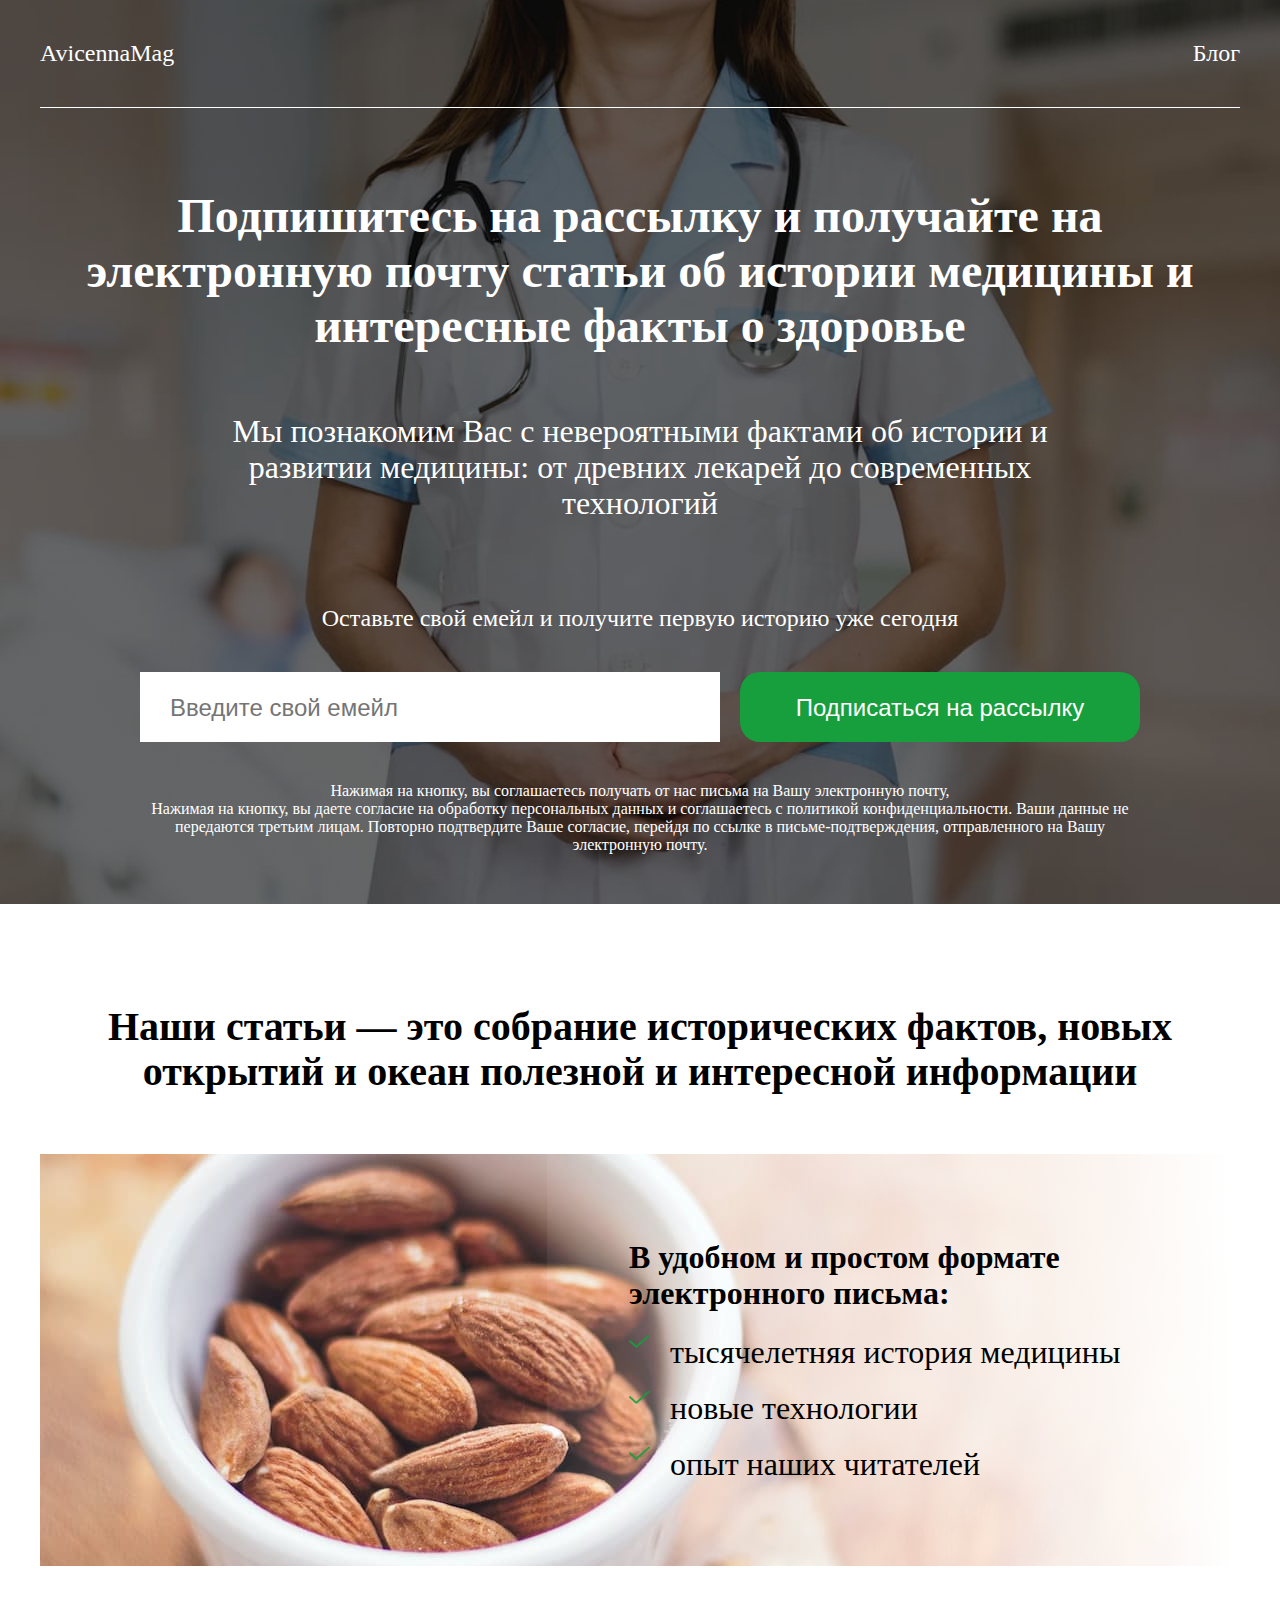
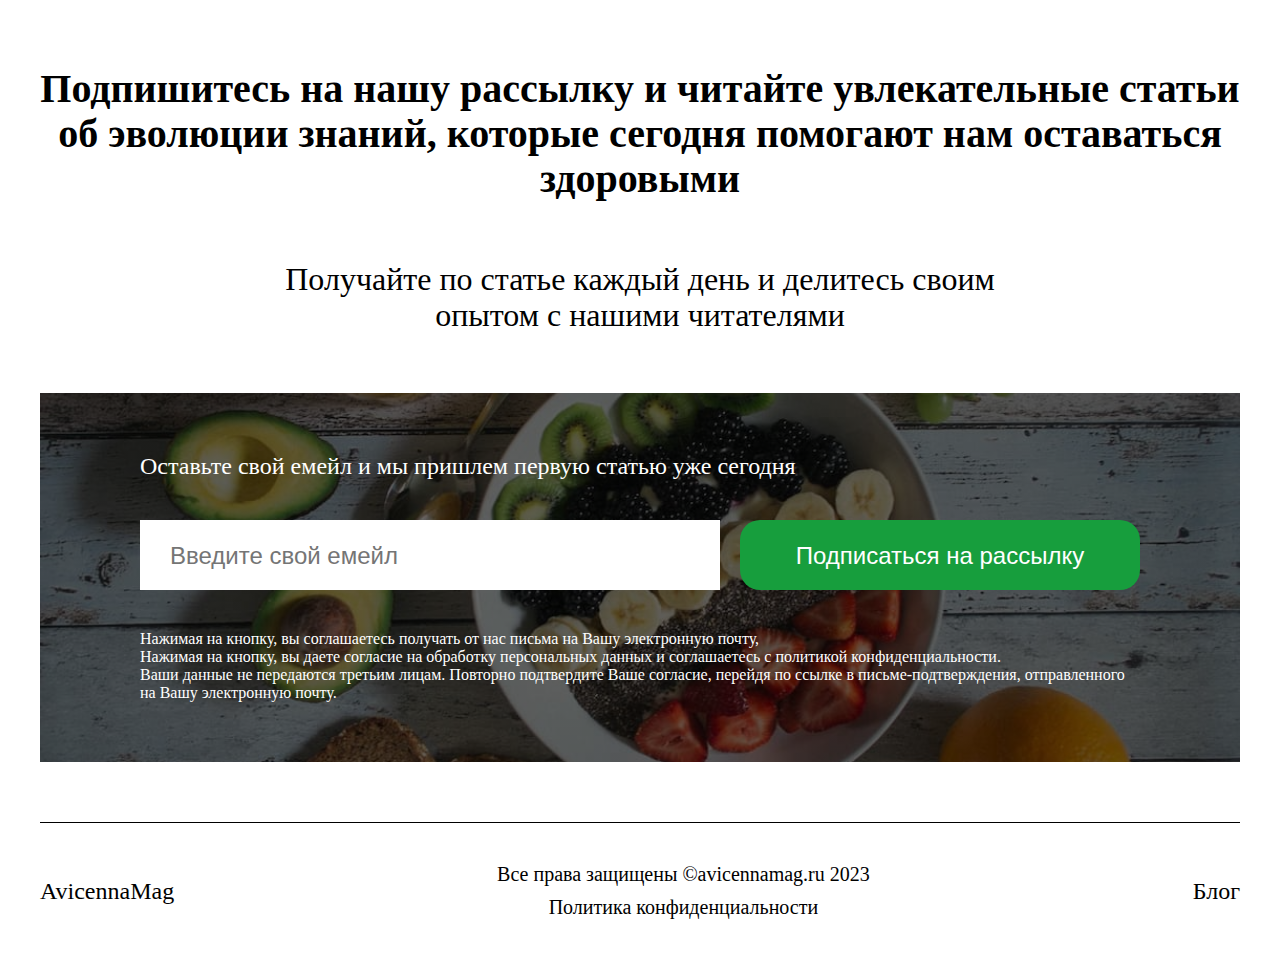
<file: index.html>
<!DOCTYPE html>
<html lang="ru">

<head>
    <meta charset="UTF-8">
    <meta http-equiv="X-UA-Compatible" content="IE=edge">
    <meta name="viewport" content="width=device-width, initial-scale=1.0">
    <link rel="stylesheet" href="css/style.css">
    <title>Главная</title>
</head>

<body>
    <section class="mainsec">
        <header class="header">
            <div class="container header__container">
                <p class="header__logo logo">AvicennaMag</p>
                <a href="blog.html" class="header__blog blog">Блог</a>
            </div>
        </header>
        <main class="main">
            <div class="container main__container">
                <h1 class="main__title">Подпишитесь на рассылку и получайте
                    на электронную почту статьи об истории медицины и интересные факты о здоровье</h1>
                <h2 class="main__subtitle">Мы познакомим Вас с невероятными фактами об истории и развитии медицины:
                    от
                    древних лекарей до современных технологий</h2>
                <p class="main__text">Оставьте свой емейл и получите первую историю уже сегодня</p>
                <form action='after.html' class="main__form form">
                    <input required
                        pattern="^[-a-z0-9!#$%&'*+/=?^_`{|}~]+(\.[-a-z0-9!#$%&'*+/=?^_`{|}~]+)*@([a-z0-9]([-a-z0-9]{0,61}[a-z0-9])?\.)*(aero|arpa|asia|biz|cat|com|coop|edu|gov|info|int|jobs|mil|mobi|museum|name|net|org|pro|tel|travel|[a-z][a-z])$"
                        placeholder="Введите свой емейл" type="text" class="form__input">
                    <button class="form__btn">Подписаться на рассылку</button>
                </form>
                <p class="main__note">Нажимая на кнопку, вы соглашаетесь получать от нас письма на Вашу электронную
                    почту,</br>
                    Нажимая на кнопку, вы даете согласие на обработку персональных данных и соглашаетесь c политикой
                    конфиденциальности. Ваши данные не передаются третьим лицам. Повторно подтвердите Ваше согласие,
                    перейдя
                    по ссылке в письме-подтверждения, отправленного на Вашу электронную почту.</p>
            </div>
        </main>
    </section>
    <section class="about">
        <div class="container about__container">
            <h3 class="about__title title">Наши статьи — это собрание исторических фактов, новых открытий и океан
                полезной и интересной информации</h3>
            <div class="about__block">
                <div class="about__points">
                    <h4 class="about__point">
                        В удобном и простом формате электронного письма:
                    </h4>
                    <ul class="about__list">
                        <li class="about__li">
                            <img src="img/checkmark.png" alt="Галка" class="about__icon">
                            <p class="about__pointtext">тысячелетняя история медицины</p>
                        </li>
                        <li class="about__li">
                            <img src="img/checkmark.png" alt="Галка" class="about__icon">
                            <p class="about__pointtext">новые технологии</p>
                        </li>
                        <li class="about__li">
                            <img src="img/checkmark.png" alt="Галка" class="about__icon">
                            <p class="about__pointtext">опыт наших читателей</p>
                        </li>
                    </ul>
                </div>
            </div>
        </div>
    </section>
    <section class="some">
        <div class="container some__container">
            <h5 class="some__title title">Подпишитесь на нашу рассылку и читайте увлекательные статьи об эволюции
                знаний,
                которые сегодня помогают нам оставаться здоровыми</h5>
            <p class="some__text">Получайте по статье каждый день и делитесь своим опытом с нашими читателями</p>
        </div>
    </section>
    <!-- </br> -->
    <section class="food">
        <div class="container food__container">
            <h6 class="food__title">Оставьте свой емейл и мы пришлем первую статью уже сегодня</h6>
            <form action='after.html' class="food__form form">
                <input required
                    pattern="^[-a-z0-9!#$%&'*+/=?^_`{|}~]+(\.[-a-z0-9!#$%&'*+/=?^_`{|}~]+)*@([a-z0-9]([-a-z0-9]{0,61}[a-z0-9])?\.)*(aero|arpa|asia|biz|cat|com|coop|edu|gov|info|int|jobs|mil|mobi|museum|name|net|org|pro|tel|travel|[a-z][a-z])$"
                    placeholder="Введите свой емейл" type="text" class="form__input">
                <button class="form__btn">Подписаться на рассылку</button>
            </form>
            <p class="food__text">Нажимая на кнопку, вы соглашаетесь получать от нас письма на Вашу электронную
                почту,</br>
                Нажимая на кнопку, вы даете согласие на обработку персональных данных и соглашаетесь c политикой
                конфиденциальности.</br> Ваши данные не передаются третьим лицам. Повторно подтвердите Ваше согласие,
                перейдя
                по ссылке в письме-подтверждения, отправленного на Вашу электронную почту.</p>
        </div>
    </section>
    <footer class="footer">
        <div class="container footer__container">
            <p class="footer__logo logo">AvicennaMag</p>
            <div class="footer__block">
                <p class="footer__rights">Все права защищены ©avicennamag.ru 2023</p>
                <a href="policy.html" class="footer__policy">Политика конфиденциальности</a>
            </div>
            <a href="blog.html" class="footer__blog blog">Блог</a>
        </div>
    </footer>
</body>

</html>
</file>
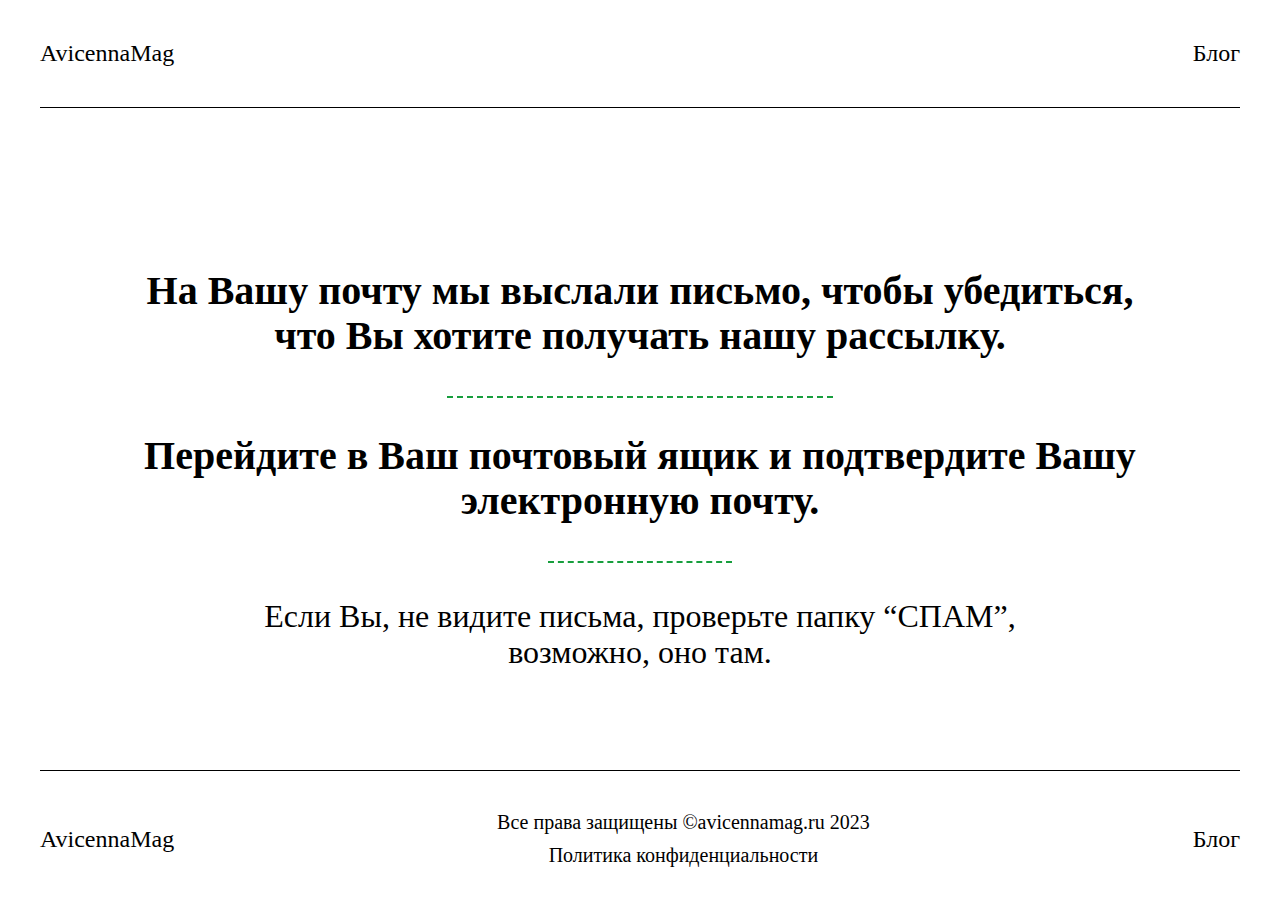
<file: after.html>
<!DOCTYPE html>
<html lang="ru">

<head>
    <meta charset="UTF-8">
    <meta http-equiv="X-UA-Compatible" content="IE=edge">
    <meta name="viewport" content="width=device-width, initial-scale=1.0">
    <link rel="stylesheet" href="css/style.css">
    <title>Ввод</title>
</head>

<body>
    <div class="wrapper">
        <header class="header">
            <div class="container header__container header__container_black">
                <p class="header__logo header__logo_black logo">AvicennaMag</p>
                <a href="blog.html" class="header__blog header__blog_black blog">Блог</a>
            </div>
        </header>
        <main class="after">
            <div class="container after__container">
                <h1 class="after__title">На Вашу почту мы выслали письмо,
                    чтобы убедиться, что Вы хотите получать нашу рассылку.</h1>
                <h2 class="after__subtitle">Перейдите в Ваш почтовый ящик
                    и подтвердите Вашу электронную почту.</h2>
                <p class="after__text">Если Вы, не видите письма, проверьте папку “СПАМ”, возможно, оно там.</p>
            </div>
        </main>
        <footer class="footer">
            <div class="container footer__container">
                <p class="footer__logo logo">AvicennaMag</p>
                <div class="footer__block">
                    <p class="footer__rights">Все права защищены ©avicennamag.ru 2023</p>
                    <a href="policy.html" class="footer__policy">Политика конфиденциальности</a>
                </div>
                <a href="blog.html" class="footer__blog blog">Блог</a>
            </div>
        </footer>
    </div>
</body>

</html>
</file>
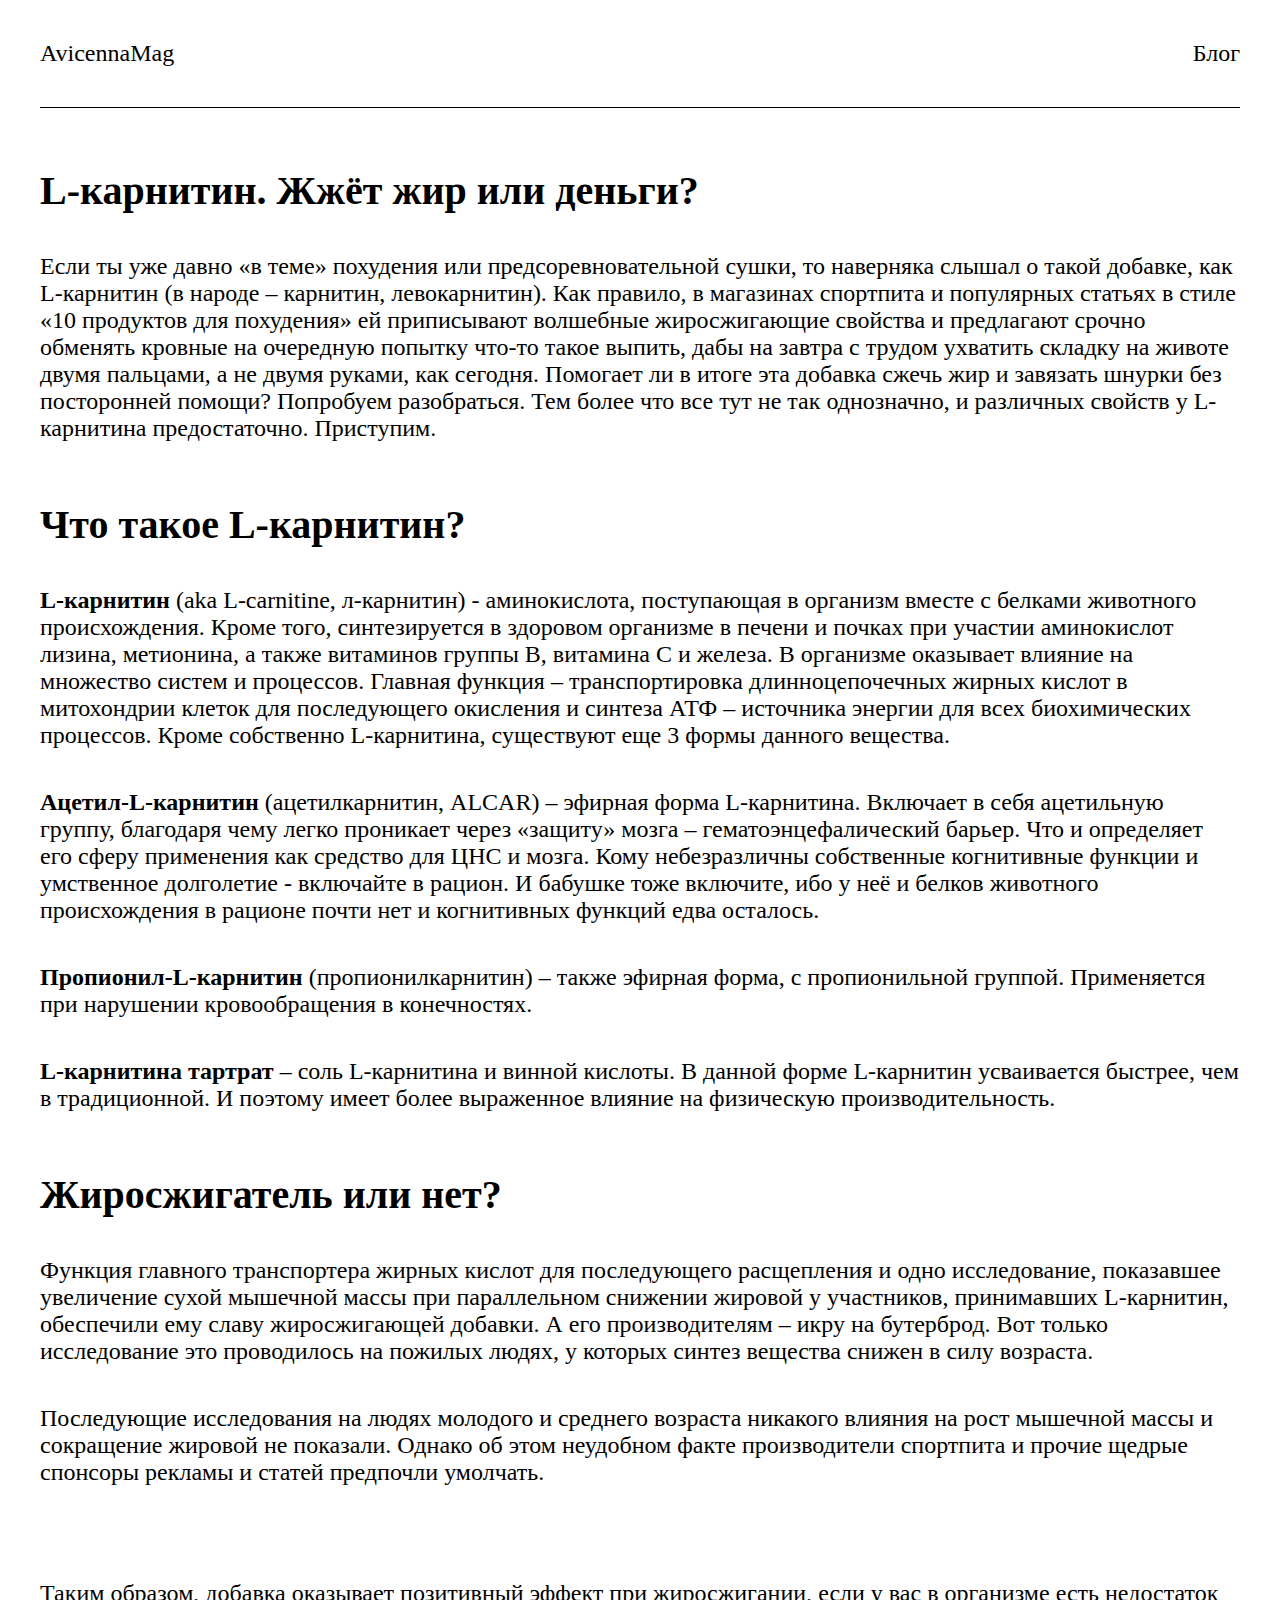
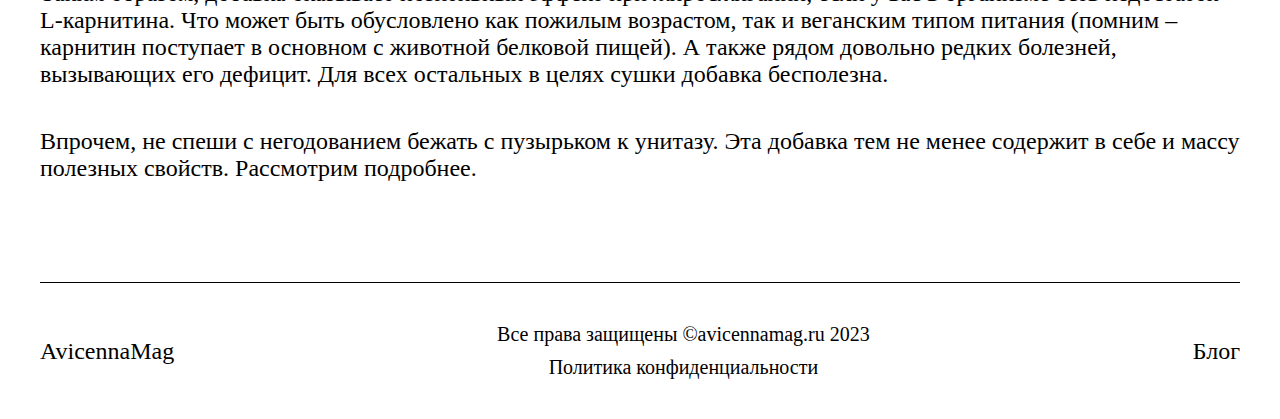
<file: blog.html>
<!DOCTYPE html>
<html lang="ru">

<head>
    <meta charset="UTF-8">
    <meta http-equiv="X-UA-Compatible" content="IE=edge">
    <meta name="viewport" content="width=device-width, initial-scale=1.0">
    <link rel="stylesheet" href="css/style.css">
    <title>Блог</title>
</head>

<body>
    <div class="wrapper">
        <header class="header policy__header">
            <div class="container header__container header__container_black">
                <p class="header__logo header__logo_black logo">AvicennaMag</p>
                <a href="#" class="header__blog header__blog_black blog">Блог</a>
            </div>
        </header>
        <main class="after blog__wrapper">
            <section class="main__blog">
                <div class="container blog__container">
                    <h1 class="title blog__title">L-карнитин. Жжёт жир или деньги?</h1>
                    <p class="blog__text">Если ты уже давно «в теме» похудения или предсоревновательной сушки, то
                        наверняка слышал о такой добавке, как L-карнитин (в народе – карнитин, левокарнитин). Как
                        правило, в магазинах спортпита и популярных статьях в стиле «10 продуктов для похудения» ей
                        приписывают волшебные жиросжигающие свойства и предлагают срочно обменять кровные на очередную
                        попытку что-то такое выпить, дабы на завтра с трудом ухватить складку на животе двумя пальцами,
                        а не двумя руками, как сегодня.
                        Помогает ли в итоге эта добавка сжечь жир и завязать шнурки без посторонней помощи? Попробуем
                        разобраться. Тем более что все тут не так однозначно, и различных свойств у L-карнитина
                        предостаточно. Приступим.</p>
                </div>
            </section>
            <section class="what">
                <div class="container what__container">
                    <h2 class="title blog__title">Что такое L-карнитин?</h2>
                    <p class="blog__text what__text"><b>L-карнитин</b> (aka L-carnitine, л-карнитин) - аминокислота,
                        поступающая в организм вместе с белками животного происхождения. Кроме того, синтезируется в
                        здоровом организме в печени и почках при участии аминокислот лизина, метионина, а также
                        витаминов группы В, витамина С и железа.
                        В организме оказывает влияние на множество систем и процессов. Главная функция – транспортировка
                        длинноцепочечных жирных кислот в митохондрии клеток для последующего окисления и синтеза АТФ –
                        источника энергии для всех биохимических процессов.
                        Кроме собственно L-карнитина, существуют еще 3 формы данного вещества.</p>
                    <p class="blog__text what__text"><b>Ацетил-L-карнитин</b> (ацетилкарнитин, ALCAR) – эфирная форма
                        L-карнитина.
                        Включает в себя ацетильную группу, благодаря чему легко проникает через «защиту» мозга –
                        гематоэнцефалический барьер. Что и определяет его сферу применения как средство для ЦНС и мозга.
                        Кому небезразличны собственные когнитивные функции и умственное долголетие - включайте в рацион.
                        И бабушке тоже включите, ибо у неё и белков животного происхождения в рационе почти нет и
                        когнитивных функций едва осталось.</p>
                    <p class="blog__text what__text"><b>Пропионил-L-карнитин</b> (пропионилкарнитин) – также эфирная
                        форма, с пропионильной группой. Применяется при нарушении кровообращения в конечностях.</p>
                    <p class="blog__text what__text"><b>L-карнитина тартрат</b> – соль L-карнитина и винной кислоты. В
                        данной форме L-карнитин усваивается быстрее, чем в традиционной. И поэтому имеет более
                        выраженное влияние на физическую производительность.</p>
                </div>
            </section>
            <section class="conclusion">
                <div class="container conclusion__container">
                    <h3 class="title blog__title">Жиросжигатель или нет?</h3>
                    <p class="blog__text conclusion__text">Функция главного транспортера жирных кислот для последующего
                        расщепления и одно исследование, показавшее увеличение сухой мышечной массы при параллельном
                        снижении жировой у участников, принимавших L-карнитин, обеспечили ему славу жиросжигающей
                        добавки. А
                        его производителям – икру на бутерброд. Вот только исследование это проводилось на пожилых
                        людях, у
                        которых синтез вещества снижен в силу возраста.</p>
                    <p class="blog__text conclusion__text conclusion__text_delimiter">Последующие исследования на людях
                        молодого и среднего возраста никакого влияния на рост мышечной массы и сокращение жировой не
                        показали. Однако об этом неудобном факте производители спортпита и прочие щедрые спонсоры
                        рекламы и
                        статей предпочли умолчать.</p>
                    <p class="blog__text conclusion__text">Таким образом, добавка оказывает позитивный эффект при
                        жиросжигании, если у вас в организме есть недостаток L-карнитина. Что может быть обусловлено как
                        пожилым возрастом, так и веганским типом питания (помним – карнитин поступает в основном с
                        животной
                        белковой пищей). А также рядом довольно редких болезней, вызывающих его дефицит. Для всех
                        остальных
                        в целях сушки добавка бесполезна.</p>
                    <p class="blog__text conclusion__text">Впрочем, не спеши с негодованием бежать с пузырьком к
                        унитазу.
                        Эта добавка тем не менее содержит в себе и массу полезных свойств. Рассмотрим подробнее.</p>
                </div>
            </section>
        </main>
        <footer class="footer">
            <div class="container footer__container">
                <p class="footer__logo logo">AvicennaMag</p>
                <div class="footer__block">
                    <p class="footer__rights">Все права защищены ©avicennamag.ru 2023</p>
                    <a href="policy.html" class="footer__policy">Политика конфиденциальности</a>
                </div>
                <a href="blog.html" class="footer__blog blog">Блог</a>
            </div>
        </footer>
    </div>
</body>
</body>

</html>
</file>
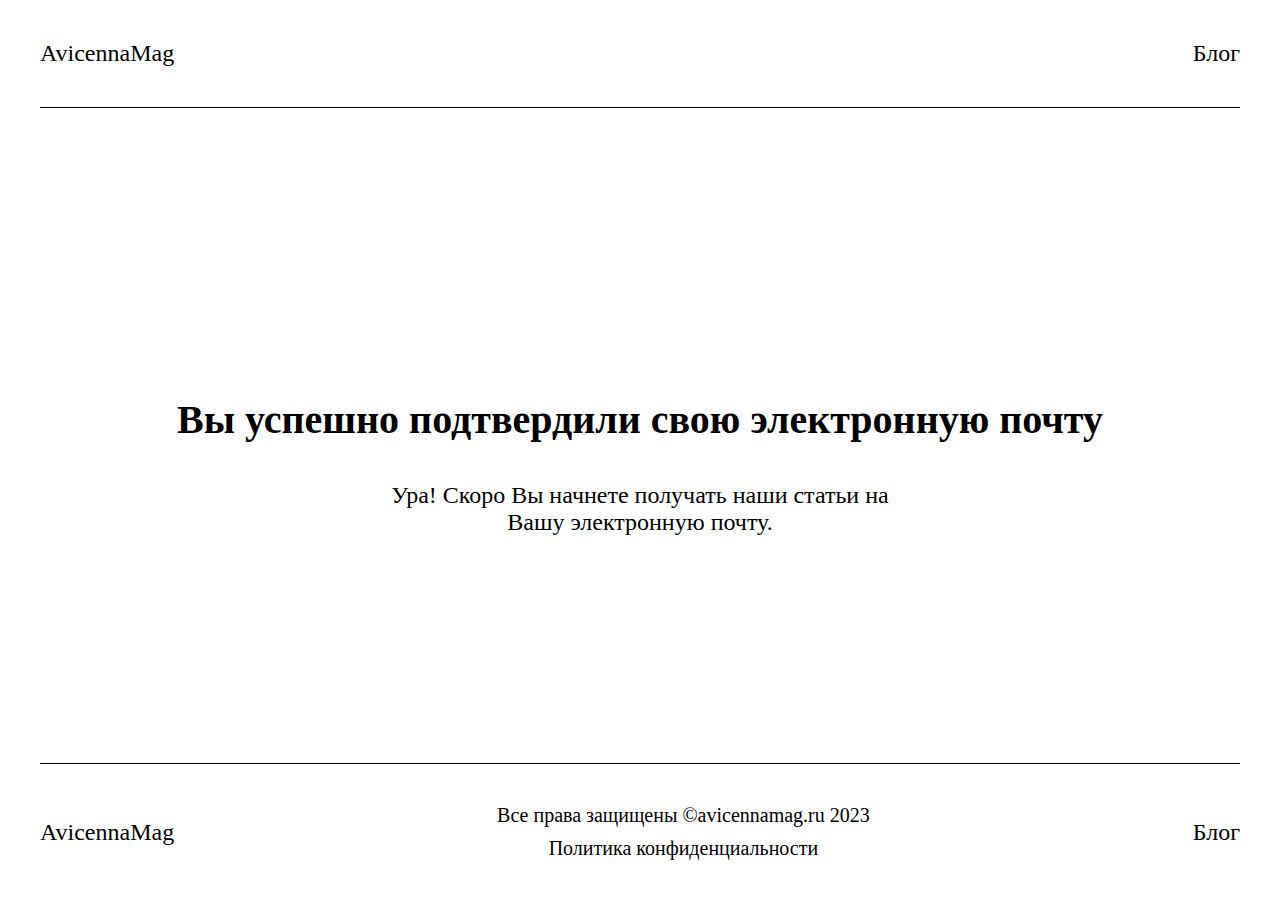
<file: confirm.html>
<!DOCTYPE html>
<html lang="ru">

<head>
    <meta charset="UTF-8">
    <meta http-equiv="X-UA-Compatible" content="IE=edge">
    <meta name="viewport" content="width=device-width, initial-scale=1.0">
    <link rel="stylesheet" href="css/style.css">
    <title>Подтверждение подписки</title>
</head>

<body>
    <div class="wrapper">
        <header class="header delete__header confirm__header">
            <div class="container header__container header__container_black">
                <p class="header__logo header__logo_black logo">AvicennaMag</p>
                <a href="blog.html" class="header__blog header__blog_black blog">Блог</a>
            </div>
        </header>
        <main class="after delete repeat confirm">
            <div class="container confirm__container">
                <h1 class="delete__title">Вы успешно подтвердили свою электронную почту</h1>
                <p class="delete__text repeat__text confirm__text">Ура! Скоро Вы начнете получать наши статьи
                    на Вашу электронную почту.</p>
            </div>
        </main>
        <footer class="footer">
            <div class="container footer__container">
                <p class="footer__logo logo">AvicennaMag</p>
                <div class="footer__block">
                    <p class="footer__rights">Все права защищены ©avicennamag.ru 2023</p>
                    <a href="policy.html" class="footer__policy">Политика конфиденциальности</a>
                </div>
                <a href="blog.html" class="footer__blog blog">Блог</a>
            </div>
        </footer>
    </div>
</body>

</html>
</file>
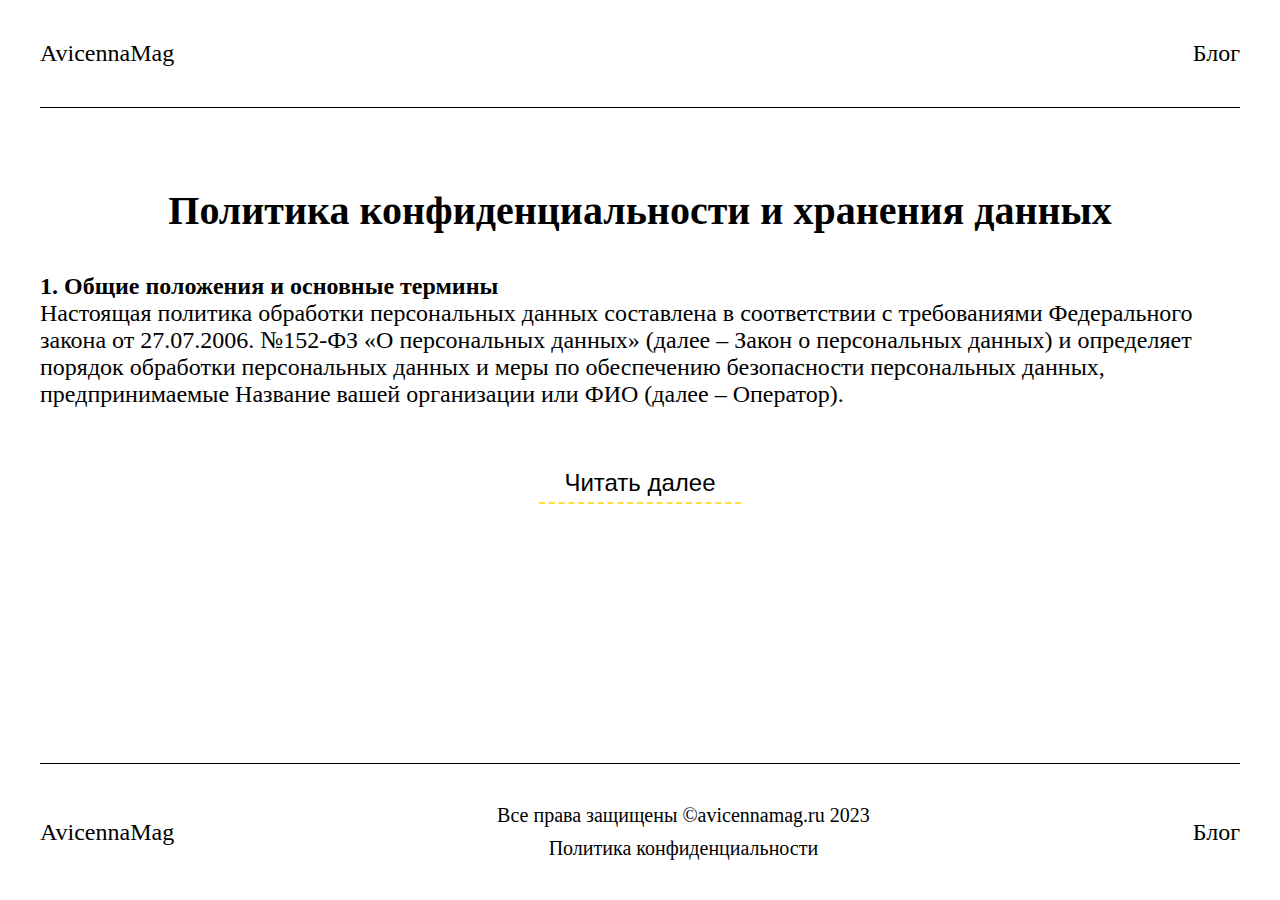
<file: policy.html>
<!DOCTYPE html>
<html lang="ru">

<head>
    <meta charset="UTF-8">
    <meta http-equiv="X-UA-Compatible" content="IE=edge">
    <meta name="viewport" content="width=device-width, initial-scale=1.0">
    <link rel="stylesheet" href="css/style.css">
    <title>Политика конфиденциальности</title>
</head>

<body>
    <div class="wrapper">
        <header class="header policy__header">
            <div class="container header__container header__container_black">
                <p class="header__logo header__logo_black logo">AvicennaMag</p>
                <a href="blog.html" class="header__blog header__blog_black blog">Блог</a>
            </div>
        </header>
        <main class="after policy">
            <div class="container policy__container">
                <h1 class="delete__title">Политика конфиденциальности и хранения данных</h1>
                <p class="delete__text policy__text"><strong>1. Общие положения и основные термины</strong></br>
                    Настоящая политика обработки персональных данных составлена в соответствии с требованиями
                    Федерального закона от 27.07.2006. №152-ФЗ «О персональных данных» (далее – Закон о персональных
                    данных) и определяет порядок обработки персональных данных и меры по обеспечению безопасности
                    персональных данных, предпринимаемые Название вашей организации или ФИО
                    (далее – Оператор). </p>
                <button class="btn__next policy__btn">
                    Читать далее
                </button>
            </div>
        </main>
        <footer class="footer">
            <div class="container footer__container">
                <p class="footer__logo logo">AvicennaMag</p>
                <div class="footer__block">
                    <p class="footer__rights">Все права защищены ©avicennamag.ru 2023</p>
                    <a href="#" class="footer__policy">Политика конфиденциальности</a>
                </div>
                <a href="blog.html" class="footer__blog blog">Блог</a>
            </div>
        </footer>
    </div>
</body>

</html>
</file>
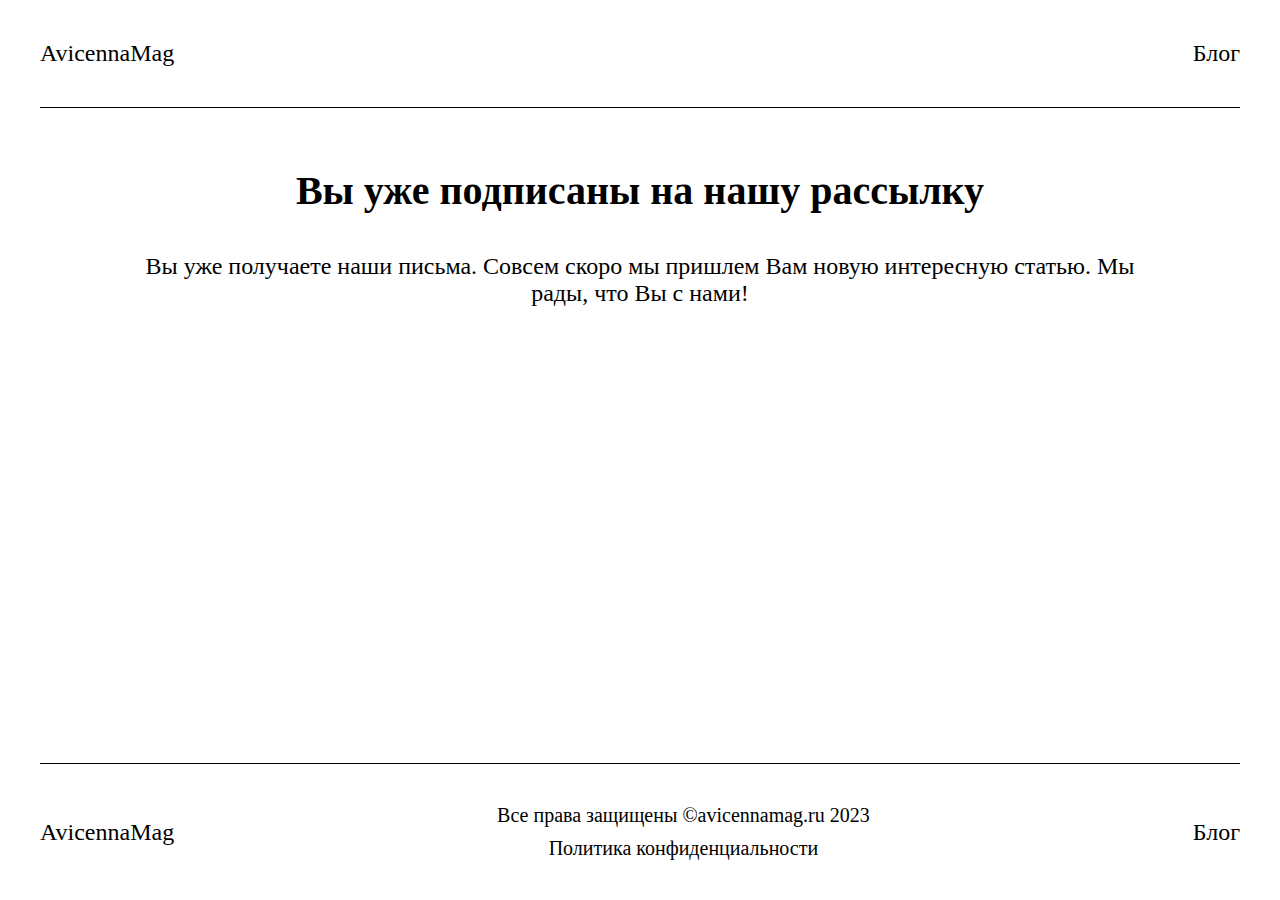
<file: repeat.html>
<!DOCTYPE html>
<html lang="ru">

<head>
    <meta charset="UTF-8">
    <meta http-equiv="X-UA-Compatible" content="IE=edge">
    <meta name="viewport" content="width=device-width, initial-scale=1.0">
    <link rel="stylesheet" href="css/style.css">
    <title>Повторная подписка</title>
</head>

<body>
    <div class="wrapper">
        <header class="header delete__header">
            <div class="container header__container header__container_black">
                <p class="header__logo header__logo_black logo">AvicennaMag</p>
                <a href="blog.html" class="header__blog header__blog_black blog">Блог</a>
            </div>
        </header>
        <main class="after delete repeat">
            <div class="container after__container">
                <h1 class="delete__title">Вы уже подписаны на нашу рассылку</h1>
                <p class="delete__text repeat__text">Вы уже получаете наши письма. Совсем скоро мы пришлем Вам новую
                    интересную статью. Мы рады, что Вы с нами!</p>
            </div>
        </main>
        <footer class="footer">
            <div class="container footer__container">
                <p class="footer__logo logo">AvicennaMag</p>
                <div class="footer__block">
                    <p class="footer__rights">Все права защищены ©avicennamag.ru 2023</p>
                    <a href="policy.html" class="footer__policy">Политика конфиденциальности</a>
                </div>
                <a href="blog.html" class="footer__blog blog">Блог</a>
            </div>
        </footer>
    </div>
</body>

</html>
</file>
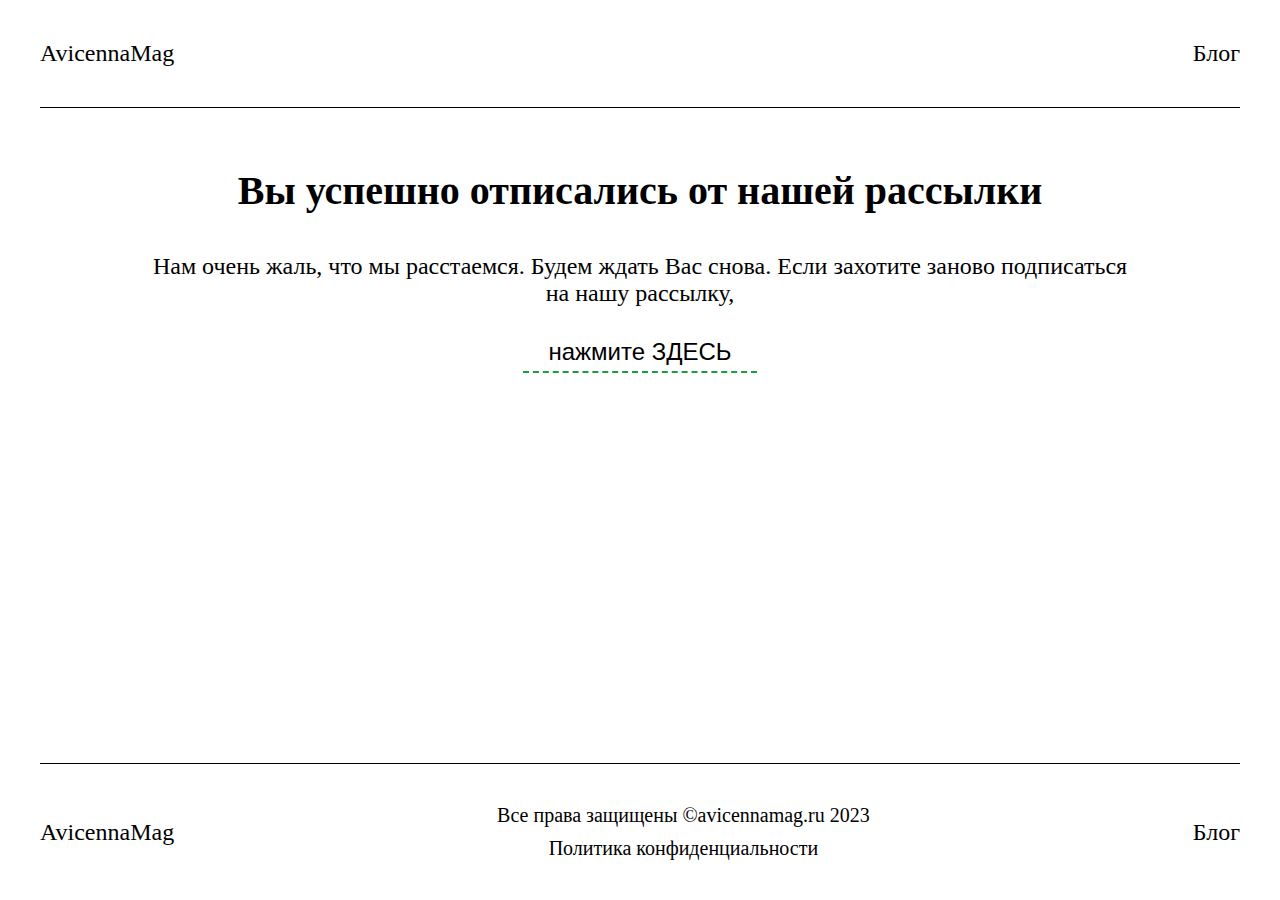
<file: unsubscribe.html>
<!DOCTYPE html>
<html lang="ru">

<head>
    <meta charset="UTF-8">
    <meta http-equiv="X-UA-Compatible" content="IE=edge">
    <meta name="viewport" content="width=device-width, initial-scale=1.0">
    <link rel="stylesheet" href="css/style.css">
    <title>Отмена подписки</title>
</head>

<body>
    <div class="wrapper">
        <header class="header delete__header">
            <div class="container header__container header__container_black">
                <p class="header__logo header__logo_black logo">AvicennaMag</p>
                <a href="blog.html" class="header__blog header__blog_black blog">Блог</a>
            </div>
        </header>
        <main class="after delete">
            <div class="container after__container">
                <h1 class="delete__title">Вы успешно отписались от нашей рассылки</h1>
                <p class="delete__text">Нам очень жаль, что мы расстаемся. Будем ждать Вас снова. Если захотите заново
                    подписаться на нашу рассылку, </p>
                <button class="btn__next delete__btn">
                    нажмите ЗДЕСЬ
                </button>
            </div>
        </main>
        <footer class="footer">
            <div class="container footer__container">
                <p class="footer__logo logo">AvicennaMag</p>
                <div class="footer__block">
                    <p class="footer__rights">Все права защищены ©avicennamag.ru 2023</p>
                    <a href="policy.html" class="footer__policy">Политика конфиденциальности</a>
                </div>
                <a href="blog.html" class="footer__blog blog">Блог</a>
            </div>
        </footer>
    </div>
</body>

</html>
</file>
<file: css/style.css>
body,h1,h2,h3,h4,h5,h6,p,ul{
    margin: 0px 0px 0px 0px;
}
ul{
    list-style: none;
    padding: 0px;
}
body{
    font-family: 'Georgia';
}
html,body{
    height: 100%;
}

.wrapper{
    min-height: 100%;
    display: flex;
    flex-direction: column;
}
.mainsec {
    background: linear-gradient(0deg, rgba(0, 0, 0, 0.6), rgba(0, 0, 0, 0.6)), url('../img/background.jpg');
    background-size: cover;
    background-position: center;
    background-repeat: no-repeat;
    margin-bottom: 100px;
}
.header{
    margin-bottom: 80px;
}
.header__container {
    height: 107px;
    align-items: center;
    display: flex;
    justify-content: space-between;
    width: 100%;
    border-bottom: 1px solid #FFFFFF;
}
.container {
    max-width: 1200px;
    margin: 0px auto;
}
.logo {
    font-style: normal;
    font-weight: 400;
    font-size: 24px;
    line-height: 27px;
    color: #FFFFFF;
}
.blog {
    font-style: normal;
    font-weight: 400;
    font-size: 24px;
    line-height: 27px;
    text-decoration: none;
    color: #FFFFFF;
    cursor: pointer;
}
.main__container {
    display: flex;
    flex-direction: column;
    justify-content: center;
    align-items: center;
}
.main__title {
    font-weight: 700;
    font-size: 48px;
    line-height: 55px;
    text-align: center;
    color: #FFFFFF;
    margin-bottom: 60px;
}
.main__subtitle {
    font-style: normal;
    font-weight: 400;
    font-size: 32px;
    line-height: 36px;
    text-align: center;
    max-width: 840px;
    color: #FFFFFF;
    margin-bottom: 84px;
}
.main__text {
    font-style: normal;
    font-weight: 400;
    font-size: 24px;
    line-height: 27px;
    text-align: center;
    color: #FFFFFF;
    margin-bottom: 40px;
}
.main__form {
   
}
.form {
    display: flex;
    justify-content: center;
    height: 70px;
    max-width: 1000px;
    width: 100%;
    margin-bottom: 40px;
}
.form__input {
    margin-right: 20px;
    font-style: normal;
    font-weight: 400;
    font-size: 24px;
    line-height: 27px;
    padding-left: 30px;
flex: 1 1 60%;
    outline: none;
    border: none;
    color: rgba(0, 0, 0, 0.5);
}
.form__btn {
    flex: 0 0 40%;
    background: #179E3D;
border-radius: 20px;
outline: none;
    border: none;
    font-style: normal;
font-weight: 400;
font-size: 24px;
line-height: 27px;
text-align: center;
cursor: pointer;
color: #FFFFFF;
transition: background .3s;
}
.form__btn:hover{
    background: #117e30;
    transition: all .3s;
}
.main__note {
    font-style: normal;
font-weight: 400;
font-size: 16px;
line-height: 18px;
text-align: center;
max-width: 990px;
color: #FFFFFF;
margin-bottom: 50px;
}
.about {
    margin-bottom: 100px;
}
.title {
    font-style: normal;
    font-weight: 700;
    font-size: 40px;
    line-height: 45px;
    text-align: center;
    margin-bottom: 60px;
    color: #000000;
}
.about__block {
    background-image: url('../img/nuts.jpg');
    background-size: cover;
    background-position: center;
    background-repeat: no-repeat;
    display: flex;
    justify-content: end;
}
.about__points {
    padding-top: 85px;
    padding-right: 56px;
    padding-bottom: 84px;
    padding-left: 82px;
    max-width: 555px;
    background: linear-gradient(269.8deg, #FFFFFF 1.36%, rgba(255, 255, 255, 0) 105.92%);
    display: flex;
    flex-direction: column;
}
.about__point {
    font-style: normal;
    font-weight: 700;
    font-size: 32px;
    line-height: 36px;
    color: #000000;
    margin-bottom: 23px;
}
.about__list {
    display: flex;
    flex-direction: column;
}
.about__list li:not(:last-child){
    margin-bottom: 20px;
}
.about__li {
    display: flex;
}
.about__icon {
    width: 21px;
    height: 14px;
    margin-right: 20px;
}
.about__pointtext {
    font-style: normal;
    font-weight: 400;
    font-size: 32px;
    line-height: 36px;
    text-align: center;
    color: #000000;
}
.some {
    margin-bottom: 60px;
}
.some__container {
    display: flex;
    flex-direction: column;
    align-items: center;
    justify-content: center;
}
.some__text {
    font-style: normal;
    font-weight: 400;
    font-size: 32px;
    line-height: 36px;
    text-align: center;
    color: #000000;
    max-width: 790px;
}

.food {
    margin-bottom: 60px;
}
.food__container {
    padding: 60px 100px 60px 100px;
    box-sizing: border-box;
    background: linear-gradient(0deg, rgba(0, 0, 0, 0.6), rgba(0, 0, 0, 0.6)), url('../img/food.jpg');
    background-size: cover;
    background-position: center;
    background-repeat: no-repeat;
}
.food__title {
    font-style: normal;
    font-weight: 400;
    font-size: 24px;
    line-height: 27px;
    text-align: left;
    margin-bottom: 40px;
    color: #FFFFFF;
}
.food__text {
    font-style: normal;
    font-weight: 400;
    font-size: 16px;
    line-height: 18px;
    color: #FFFFFF;
}
.footer__container {
    height: 136px;
    display: flex;
    justify-content: space-between;
    align-items: center;
    border-top: 1px solid #000000;
}
.footer__logo {
    color: black;
}
.footer__block {
    display: flex;
    flex-direction: column;
    align-items: center;
}
.footer__rights,
.footer__policy{
    font-style: normal;
    font-weight: 400;
    font-size: 20px;
    line-height: 23px;
    color: #000000;
}
.footer__rights {
    margin-bottom: 10px;
}
.footer__policy {
    text-decoration: none;
}
.footer__blog {
    color: black;
}

/*AFTER*/

.after {
    flex: 1 1 auto;
    margin-top: 80px;
    margin-bottom: 100px;
}
.container.after__container{
    max-width: 1000px;
}

.header__logo_black,
.header__blog_black{
    color: black;
}
.header__container_black{
    border-bottom: 1px solid black;
}
.after__container {
    display: flex;
    flex-direction: column;
    align-items: center;
    justify-content: center;
}
.after__title {
    font-style: normal;
    font-weight: 700;
    font-size: 40px;
    line-height: 45px;
    text-align: center;
    color: #000000;
    margin-bottom: 75px;
    position:relative;
}
.after__title::after{
    width: 386px;
}
.after__subtitle::after{
    width: 184px;
}
.after__title::after,
.after__subtitle::after{
    content: '';
    border-bottom:  2px dashed #179E3D;
    position: absolute;
    bottom: -40px;
    left: 50%;
    margin-right: -50%;
    transform: translate(-50%, 0%)
}
.after__subtitle {
    font-style: normal;
    font-weight: 700;
    font-size: 40px;
    line-height: 45px;
    text-align: center;
    color: #000000;
    margin-bottom: 75px;
    position: relative;
}
.after__text {
    font-style: normal;
    font-weight: 400;
    font-size: 32px;
    line-height: 36px;
    text-align: center;
    color: #000000;
    max-width: 800px;
}
/*DELETE*/
.delete__title{
    font-style: normal;
    font-weight: 700;
    font-size: 40px;
    line-height: 45px;
    text-align: center;
    color: #000000;
    margin-bottom: 40px;
}
.delete__header{
    margin-bottom: 60px;
}
.delete{
    margin-top: 0px;
    margin-bottom: 100px;
}
.delete__text{
    font-style: normal;
    font-weight: 400;
    font-size: 24px;
    line-height: 27px;
    text-align: center;
    color: #000000;
    margin-bottom: 30px;
}
.btn__next{
    cursor: pointer;
    padding-left: 25px;
    padding-right: 25px;
    padding-bottom: 6px;
    border-top: none;
    border-left:none;
    border-right: none;
    border-bottom: 2px dashed #179E3D;
    background-color: transparent;
    font-style: normal;
    font-weight: 400;
    font-size: 24px;
    line-height: 27px;
    text-align: center;
    color: #000000;
}
.repeat__text{
margin-bottom: 60px;
}
.after.delete.repeat{
    margin: 0px 0px 0px 0px;
}
.confirm{
    position: relative;
}
.confirm__container{
    display: flex;
    flex-direction: column;
    align-items: center;
    position: absolute;
    top: 50%;
    left: 50%;
    margin-right: -50%;
    transform: translate(-50%, -50%)
}
.delete__text.confirm__text{
    text-align: center;
    max-width: 530px;
    margin-bottom: 0px;
}
.back__btn{
    margin-top: 27px;
    padding-left: 25px;
    padding-right: 25px;
}
.policy__text{
    margin-bottom: 60px;
    text-align: left;
}
.policy__container{
    display: flex;
    flex-direction: column;
    align-items: center;
}
.policy{
    margin-bottom: 80px;
}
.policy__btn{
    border-color: #FFDF38;
}
.header.policy__header{
    margin: 0px 0px 0px 0px;
}
header .confirm__header{
    margin: 0px 0px 0px 0px;
}
/*BLOG*/
.blog__wrapper {
    margin-top: 60px;
}
.blog__container p:last-child,
.what__container p:last-child {
    margin-bottom: 60px;
}
.conclusion__container p:last-child{
    margin-bottom: 0px;
}
.blog__title {
    margin-bottom: 40px;
    text-align: left;
}
.blog__text {
    font-style: normal;
    font-weight: 400;
    font-size: 24px;
    line-height: 27px;
    margin-bottom: 40px;
    color: #000000;
}
.conclusion__text_delimiter {
    margin-bottom: 94px;
}
input:valid {
    border-color: green;
    color: green;
    box-shadow: none;
}
input:invalid {
    border-color: red;
    color: red;
    box-shadow: none;
}
input:focus:valid {
    border-color: green;
    color: green;
    box-shadow: none;
}
input:focus:invalid {
    border-color: red;
    color: red;
    box-shadow: none;
}
@media(max-width:1200px){
    .container,
    .container.after__container{
        max-width: 970px;
    }
    .form__btn{
        font-size: 22px;
    }
}
@media(max-width:992px){
    .container,
    .container.after__container{
        max-width: 750px;
    }
}
@media(max-width:767px){
    .container,
    .container.after__container{
        max-width: calc(100% - 20px) ;
        padding: 0px 10px;
    }
    .container.about__container,
    .container.food__container{
        max-width: none ;
        padding: 0px ;
    }
    .mainsec{
        margin-bottom: 50px;
    }
    .header__container{
        height: 80px;
    }
    .header{
        margin-bottom: 40px;
    }
    .logo,.blog{
        font-size: 20px;
        line-height: 24px;
    }
    .main__title{
        font-size: 24px;
        line-height: 30px;
        margin-bottom: 30px;
    }
    .main__subtitle{
        font-size: 20px;
        line-height: 26px;
        margin-bottom: 30px;
    }
    .main__text{
        font-size: 18px;
        line-height: 22px;
        margin-bottom: 20px;
    }
    .form{
        width: 100%;
        flex-direction: column;
        height: 100%;
    }
    .form__input{
        margin-right: 0px;
        margin-bottom: 15px;
        padding-top: 15px;
        padding-bottom: 15px;
        padding-left: 0;
        text-align: center;
    }
    .form__btn{
        font-size: 20px;
        padding: 15px 0px;
    }
    .title{
        font-size: 28px;
        line-height: 32px;
        margin-bottom: 40px;
    }
    .about__points{
        padding: 30px 20px 30px 20px;
    }
    .about__point{
        font-size: 22px;
        line-height: 28px;
    }
    .about__pointtext{
        text-align: left;
        font-size: 20px;
        line-height: 24px;
    }
    .about{
        margin-bottom: 50px;
    }
    .some__text{
        font-size: 20px;
        line-height: 24px;
    }
    .some,.food{
        margin-bottom: 30px;
    }
    .food__form{
        margin: 0 auto;
        width: calc(100% - 20px);
        margin-bottom: 20px;
    }
    .food__title{
        padding-top: 20px;
        font-size: 20px;
        line-height: 24px;
        text-align: center;
    }
    .food__text{
        padding-bottom: 20px;
        text-align: center;
        font-size: 14px;
        line-height: 16px;
    }
    .footer__container{
        flex-direction: column;
        align-items: center;
        height: 100%;
        padding-top: 20px;
    }
    .footer__block{
        align-items: center;
        margin-bottom: 10px;
    }
    .footer__rights{
        text-align: center;
    }
    .footer__blog{
        margin-bottom: 20px;
    }
    .footer__logo{
        margin-bottom: 10px;
    }
    /*AFTER*/
    .after{
        margin-top: 40px;
        margin-bottom: 50px;
    }
    .after__title {
        font-size: 24px;
        line-height: 28px;
        margin-bottom: 40px;
    }
    .after__title::after{
        width: 186px;
    }
    .after__subtitle::after{
        width: 84px;
    }
    .after__title::after,
    .after__subtitle::after{
        bottom: -20px;
    }
    .after__subtitle {
        font-size: 24px;
        line-height: 28px;
        margin-bottom: 40px;
    }
    .after__text {
        font-size: 18px;
        line-height: 22px;
        max-width: none;
        width: 100%;
    }
    /*DELETE*/
.delete__title{
    font-size: 24px;
    line-height: 28px;
    margin-bottom: 30px;
}
.delete__header{
    margin-bottom: 40px;
}
.after.delete{
    margin-top: 0px;
    margin-bottom: 100px;
}
.delete__text{
    font-size: 20px;
    line-height: 22px;
    margin-bottom: 30px;
}
.btn__next{
    padding-left: 20px;
    padding-right: 20px;
    font-size: 20px;
    line-height: 22px;
}
.confirm__header{
    margin: 0px 0px 0px 0px;
}
.blog__text{
    font-size: 20px;
    line-height: 22px;
    margin-bottom: 20px;
}
.blog__container p:last-child,
.what__container p:last-child {
    margin-bottom: 30px;
}
.conclusion__text_delimiter{
    margin-bottom: 50px;
}
}
</file>
